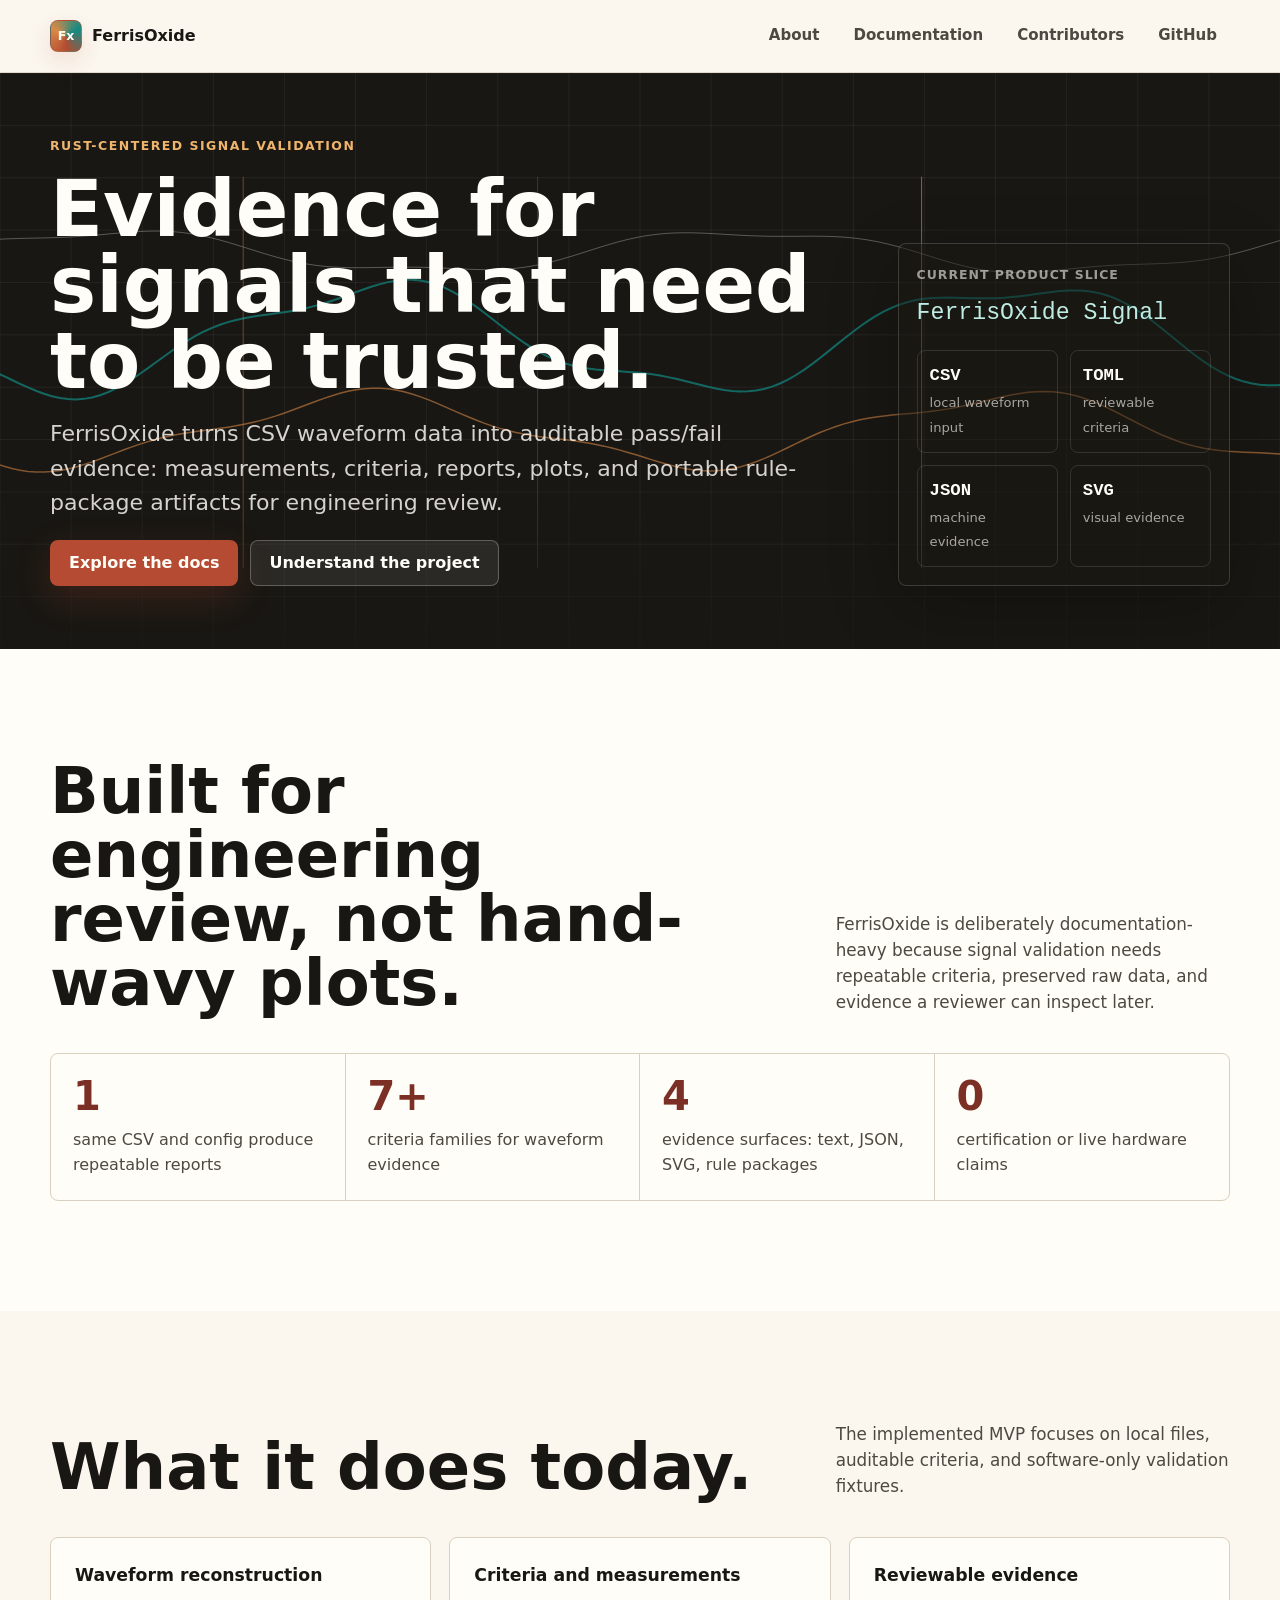
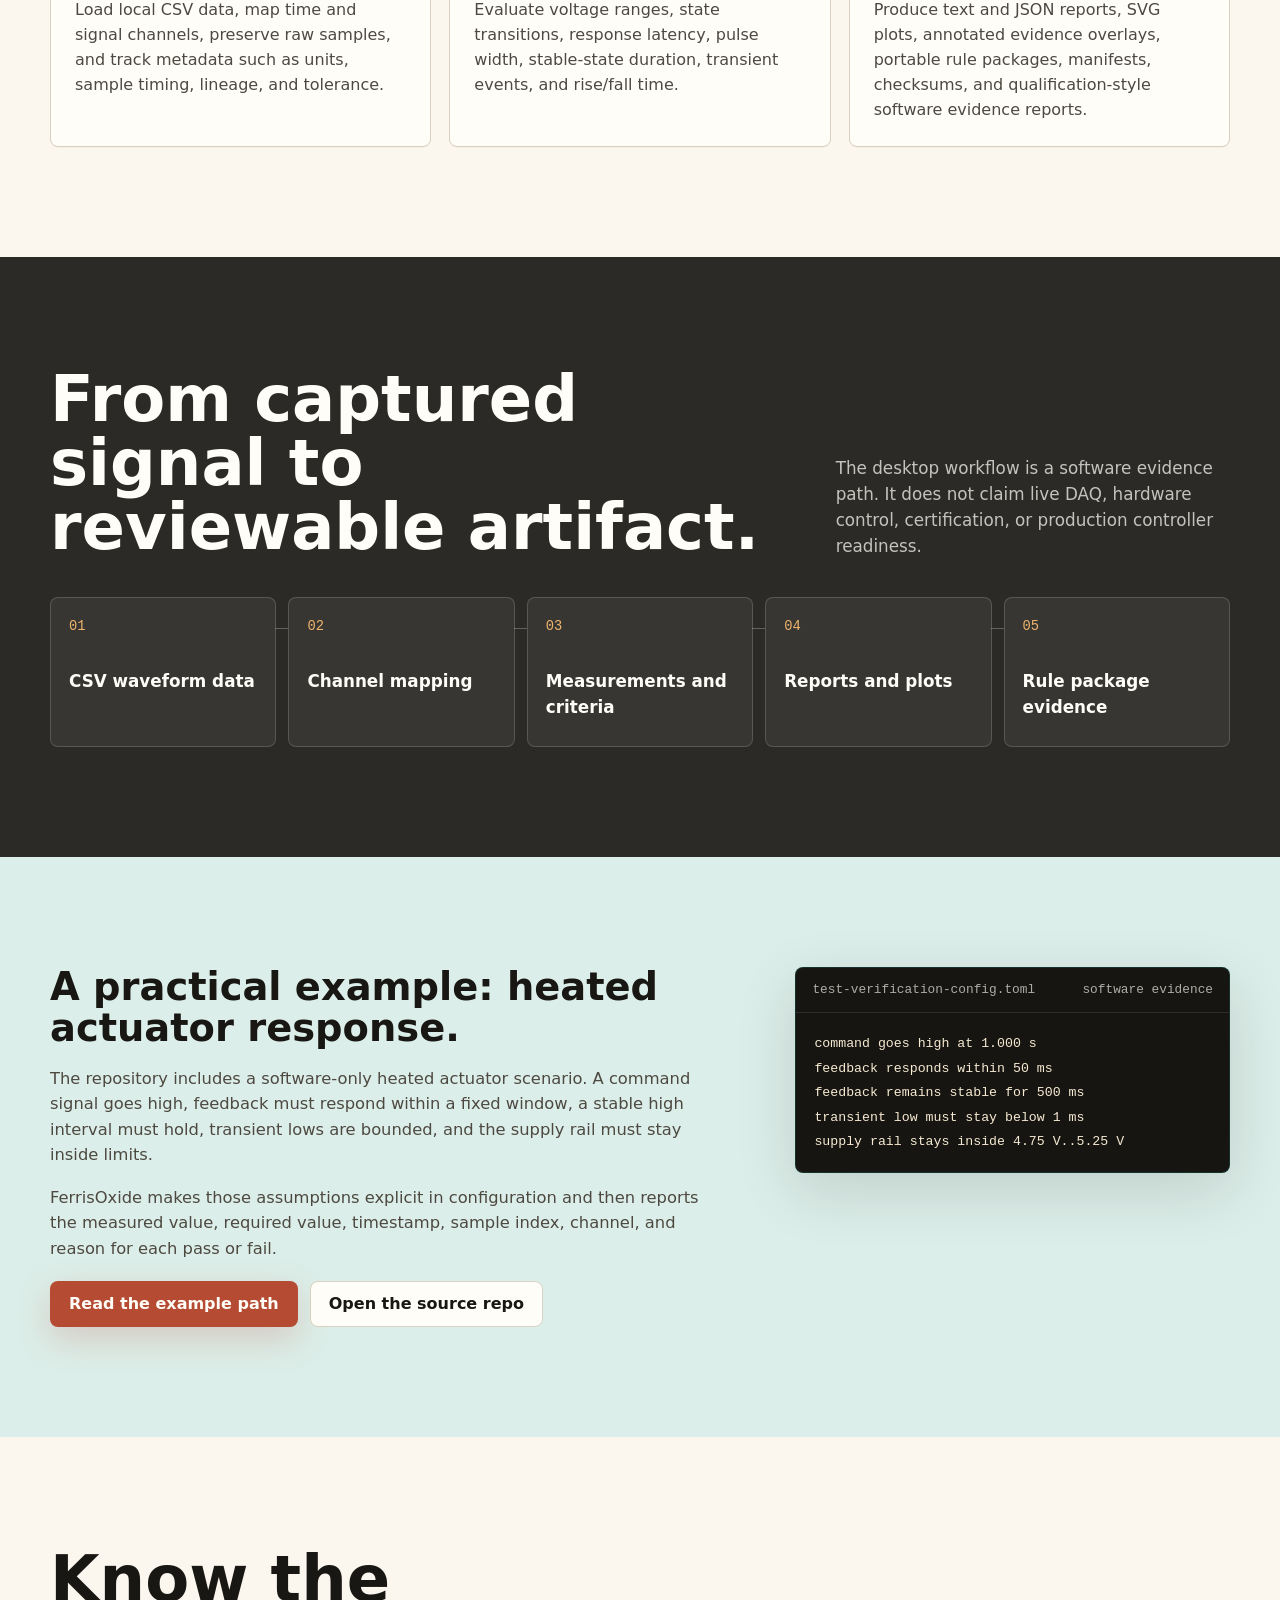
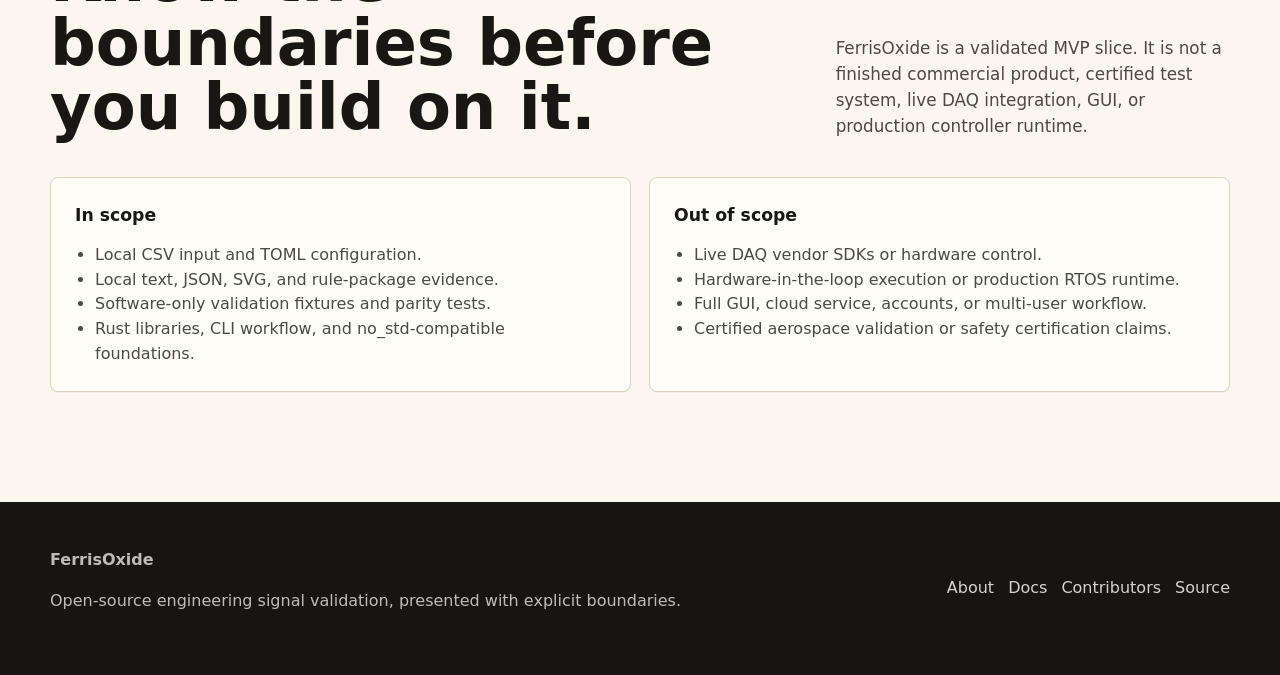
<file: index.html>
<!doctype html>
<html lang="en">
  <head>
    <meta charset="utf-8">
    <meta name="viewport" content="width=device-width, initial-scale=1">
    <meta
      name="description"
      content="FerrisOxide is a Rust-centered open-source workspace for engineering signal validation and auditable waveform evidence."
    >
    <title>FerrisOxide | Engineering signal validation</title>
    <link rel="stylesheet" href="./assets/styles.css">
  </head>
  <body>
    <header class="site-header">
      <div class="nav-shell">
        <a class="brand" href="./index.html" aria-label="FerrisOxide home">
          <span class="brand-mark" aria-hidden="true"></span>
          <span>FerrisOxide</span>
        </a>
        <button class="nav-toggle" type="button" data-nav-toggle aria-label="Toggle navigation" aria-expanded="false">
          <span></span>
        </button>
        <nav class="nav-links" aria-label="Primary navigation">
          <a href="./about.html">About</a>
          <a href="./docs.html">Documentation</a>
          <a href="./contributors.html">Contributors</a>
          <a href="https://github.com/kota-wilson/ferrisoxide">GitHub</a>
        </nav>
      </div>
    </header>

    <main>
      <section class="hero">
        <canvas class="hero-canvas" data-signal-canvas aria-hidden="true"></canvas>
        <div class="hero-content">
          <div>
            <p class="eyebrow">Rust-centered signal validation</p>
            <h1>Evidence for signals that need to be trusted.</h1>
            <p class="hero-lede">
              FerrisOxide turns CSV waveform data into auditable pass/fail evidence:
              measurements, criteria, reports, plots, and portable rule-package artifacts
              for engineering review.
            </p>
            <div class="hero-actions">
              <a class="button" href="./docs.html">Explore the docs</a>
              <a class="button secondary" href="./about.html">Understand the project</a>
            </div>
          </div>
          <aside class="hero-panel" aria-label="FerrisOxide status summary">
            <div class="signal-readout">
              <span class="readout-label">Current product slice</span>
              <p class="readout-main">FerrisOxide Signal</p>
              <div class="readout-grid">
                <div>
                  <strong>CSV</strong>
                  <span>local waveform input</span>
                </div>
                <div>
                  <strong>TOML</strong>
                  <span>reviewable criteria</span>
                </div>
                <div>
                  <strong>JSON</strong>
                  <span>machine evidence</span>
                </div>
                <div>
                  <strong>SVG</strong>
                  <span>visual evidence</span>
                </div>
              </div>
            </div>
          </aside>
        </div>
      </section>

      <section class="section alt">
        <div class="shell">
          <div class="section-heading">
            <h2>Built for engineering review, not hand-wavy plots.</h2>
            <p>
              FerrisOxide is deliberately documentation-heavy because signal validation
              needs repeatable criteria, preserved raw data, and evidence a reviewer can
              inspect later.
            </p>
          </div>
          <div class="metric-strip" aria-label="FerrisOxide capability highlights">
            <div class="metric">
              <strong>1</strong>
              <span>same CSV and config produce repeatable reports</span>
            </div>
            <div class="metric">
              <strong>7+</strong>
              <span>criteria families for waveform evidence</span>
            </div>
            <div class="metric">
              <strong>4</strong>
              <span>evidence surfaces: text, JSON, SVG, rule packages</span>
            </div>
            <div class="metric">
              <strong>0</strong>
              <span>certification or live hardware claims</span>
            </div>
          </div>
        </div>
      </section>

      <section class="section">
        <div class="shell">
          <div class="section-heading">
            <h2>What it does today.</h2>
            <p>
              The implemented MVP focuses on local files, auditable criteria, and
              software-only validation fixtures.
            </p>
          </div>
          <div class="grid three">
            <article class="card">
              <h3>Waveform reconstruction</h3>
              <p>
                Load local CSV data, map time and signal channels, preserve raw samples,
                and track metadata such as units, sample timing, lineage, and tolerance.
              </p>
            </article>
            <article class="card">
              <h3>Criteria and measurements</h3>
              <p>
                Evaluate voltage ranges, state transitions, response latency, pulse width,
                stable-state duration, transient events, and rise/fall time.
              </p>
            </article>
            <article class="card">
              <h3>Reviewable evidence</h3>
              <p>
                Produce text and JSON reports, SVG plots, annotated evidence overlays,
                portable rule packages, manifests, checksums, and qualification-style
                software evidence reports.
              </p>
            </article>
          </div>
        </div>
      </section>

      <section class="section dark">
        <div class="shell">
          <div class="section-heading">
            <h2>From captured signal to reviewable artifact.</h2>
            <p>
              The desktop workflow is a software evidence path. It does not claim live
              DAQ, hardware control, certification, or production controller readiness.
            </p>
          </div>
          <div class="flow" aria-label="FerrisOxide workflow">
            <div class="flow-step">
              <span>01</span>
              <strong>CSV waveform data</strong>
            </div>
            <div class="flow-step">
              <span>02</span>
              <strong>Channel mapping</strong>
            </div>
            <div class="flow-step">
              <span>03</span>
              <strong>Measurements and criteria</strong>
            </div>
            <div class="flow-step">
              <span>04</span>
              <strong>Reports and plots</strong>
            </div>
            <div class="flow-step">
              <span>05</span>
              <strong>Rule package evidence</strong>
            </div>
          </div>
        </div>
      </section>

      <section class="section mint">
        <div class="shell split">
          <div class="prose">
            <h2>A practical example: heated actuator response.</h2>
            <p>
              The repository includes a software-only heated actuator scenario. A command
              signal goes high, feedback must respond within a fixed window, a stable high
              interval must hold, transient lows are bounded, and the supply rail must stay
              inside limits.
            </p>
            <p>
              FerrisOxide makes those assumptions explicit in configuration and then
              reports the measured value, required value, timestamp, sample index, channel,
              and reason for each pass or fail.
            </p>
            <div class="section-actions">
              <a class="button" href="./docs.html#examples">Read the example path</a>
              <a class="button light" href="https://github.com/kota-wilson/ferrisoxide">Open the source repo</a>
            </div>
          </div>
          <div class="code-panel" aria-label="Example criteria snippet">
            <header>
              <span>test-verification-config.toml</span>
              <span>software evidence</span>
            </header>
            <pre><code>command goes high at 1.000 s
feedback responds within 50 ms
feedback remains stable for 500 ms
transient low must stay below 1 ms
supply rail stays inside 4.75 V..5.25 V</code></pre>
          </div>
        </div>
      </section>

      <section class="section">
        <div class="shell">
          <div class="section-heading">
            <h2>Know the boundaries before you build on it.</h2>
            <p>
              FerrisOxide is a validated MVP slice. It is not a finished commercial
              product, certified test system, live DAQ integration, GUI, or production
              controller runtime.
            </p>
          </div>
          <div class="grid two">
            <article class="card">
              <h3>In scope</h3>
              <ul>
                <li>Local CSV input and TOML configuration.</li>
                <li>Local text, JSON, SVG, and rule-package evidence.</li>
                <li>Software-only validation fixtures and parity tests.</li>
                <li>Rust libraries, CLI workflow, and no_std-compatible foundations.</li>
              </ul>
            </article>
            <article class="card">
              <h3>Out of scope</h3>
              <ul>
                <li>Live DAQ vendor SDKs or hardware control.</li>
                <li>Hardware-in-the-loop execution or production RTOS runtime.</li>
                <li>Full GUI, cloud service, accounts, or multi-user workflow.</li>
                <li>Certified aerospace validation or safety certification claims.</li>
              </ul>
            </article>
          </div>
        </div>
      </section>
    </main>

    <footer class="site-footer">
      <div class="shell footer-grid">
        <div>
          <strong>FerrisOxide</strong>
          <p>Open-source engineering signal validation, presented with explicit boundaries.</p>
        </div>
        <nav class="footer-links" aria-label="Footer navigation">
          <a href="./about.html">About</a>
          <a href="./docs.html">Docs</a>
          <a href="./contributors.html">Contributors</a>
          <a href="https://github.com/kota-wilson/ferrisoxide">Source</a>
        </nav>
      </div>
    </footer>
    <script src="./assets/site.js"></script>
  </body>
</html>
</file>
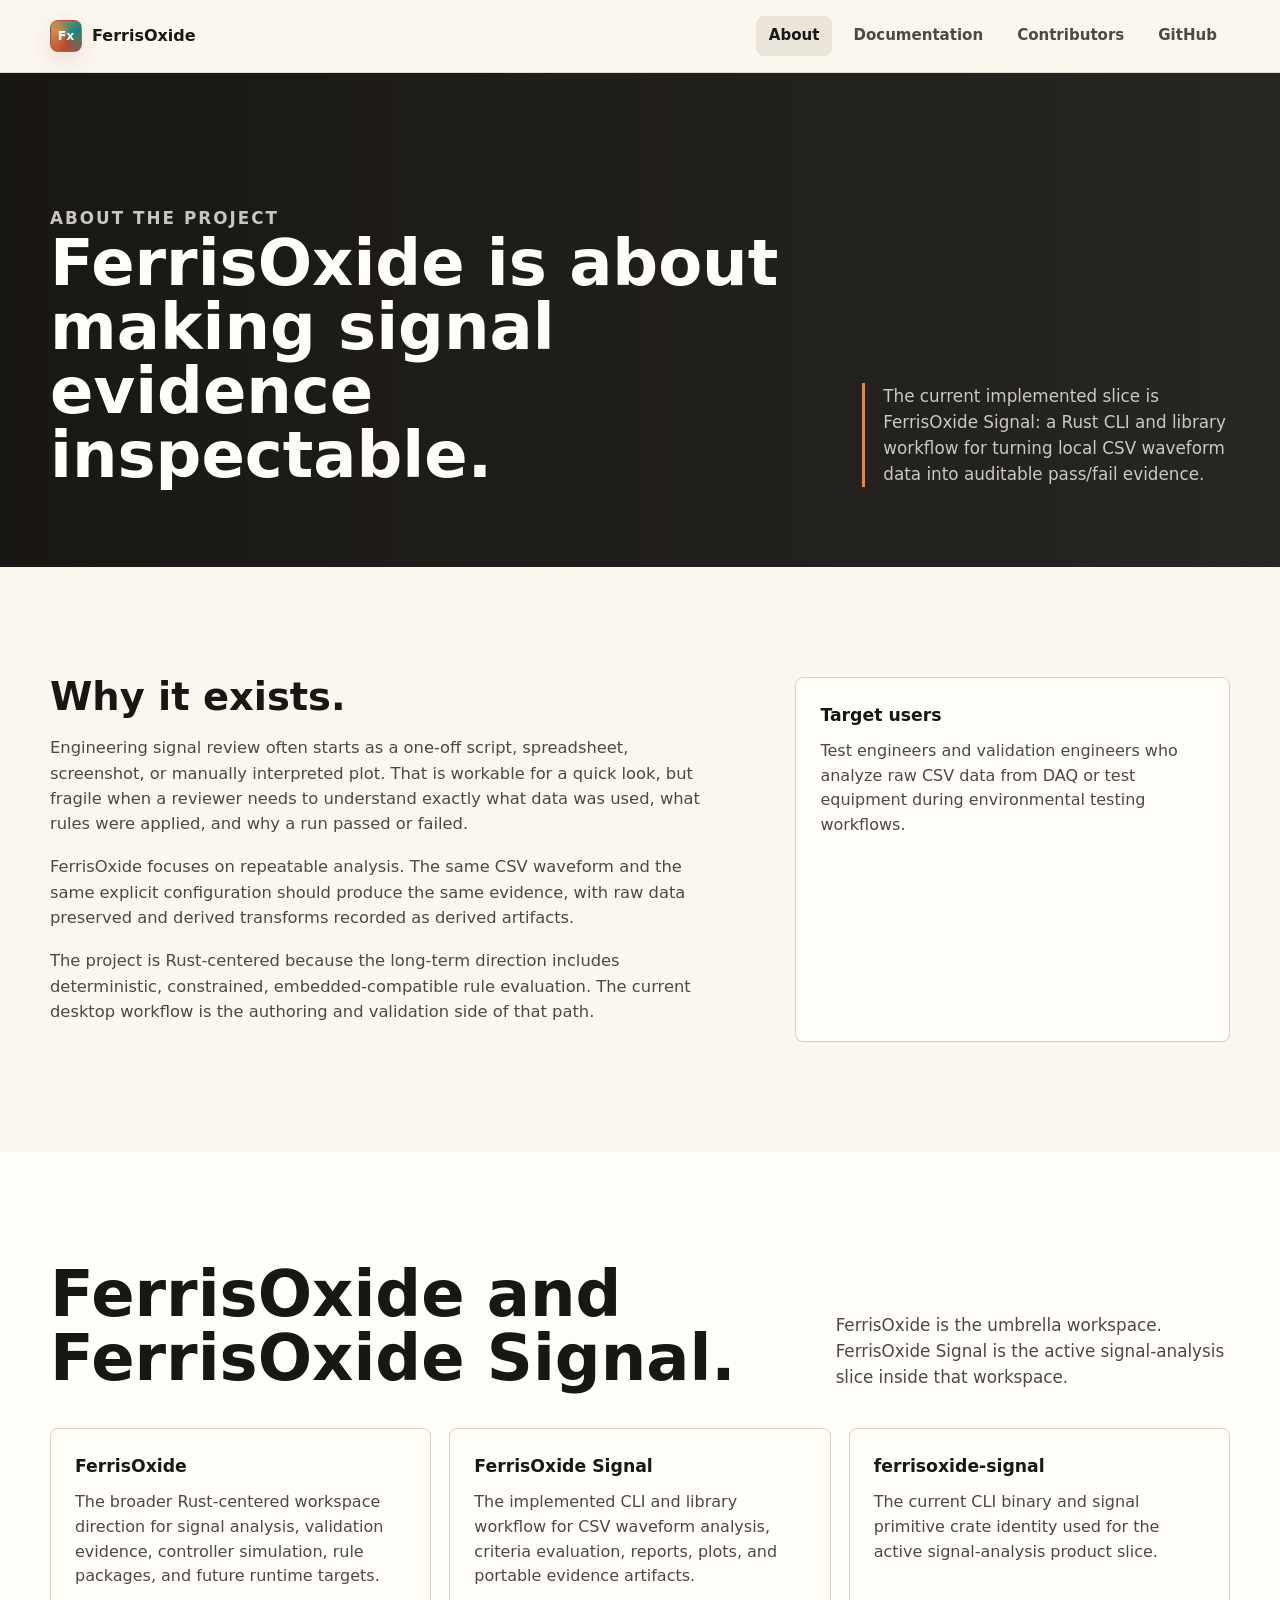
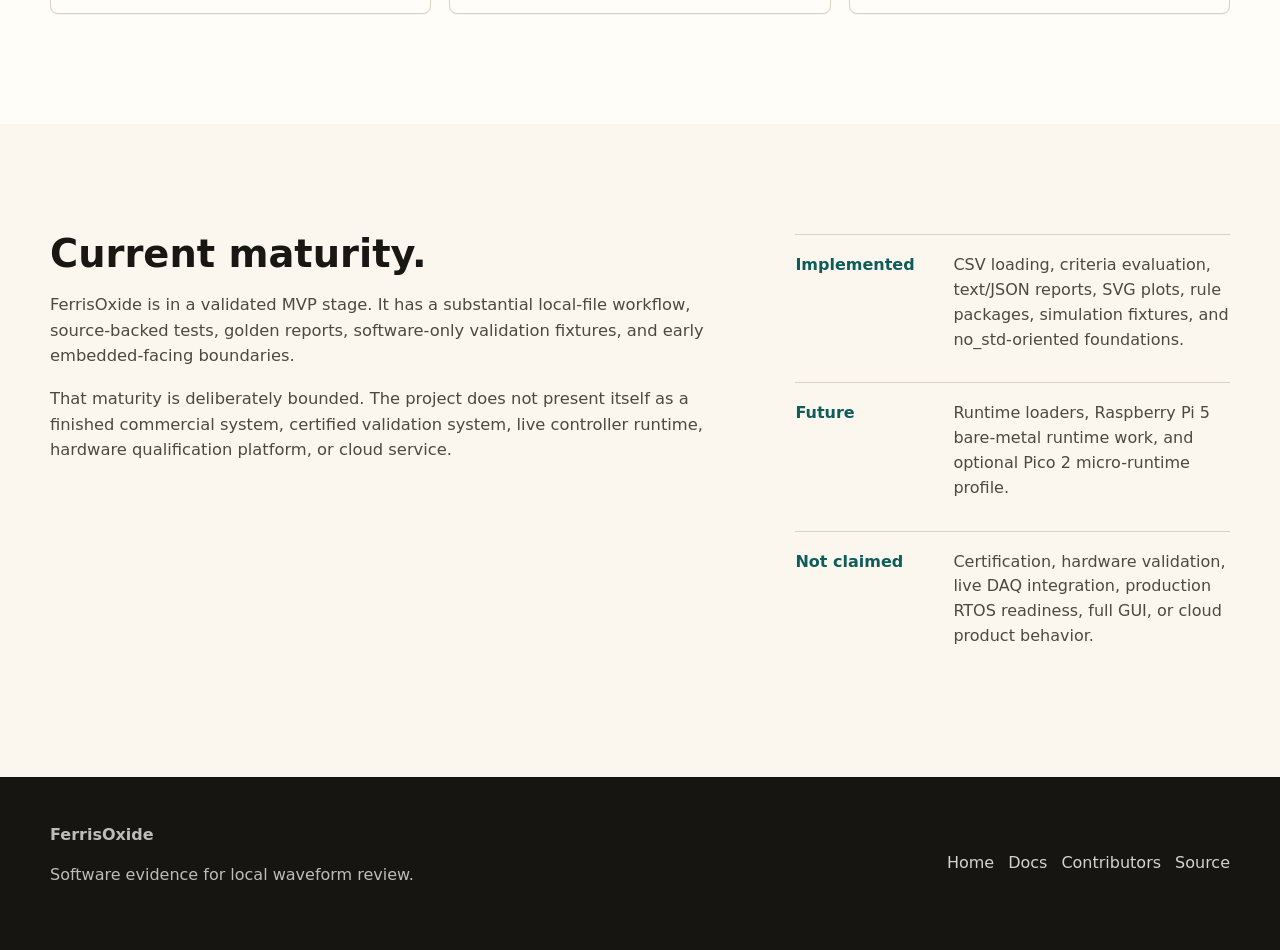
<file: about.html>
<!doctype html>
<html lang="en">
  <head>
    <meta charset="utf-8">
    <meta name="viewport" content="width=device-width, initial-scale=1">
    <meta
      name="description"
      content="About FerrisOxide, its current FerrisOxide Signal product slice, scope, maturity, and future direction."
    >
    <title>About | FerrisOxide</title>
    <link rel="stylesheet" href="./assets/styles.css">
  </head>
  <body>
    <header class="site-header">
      <div class="nav-shell">
        <a class="brand" href="./index.html" aria-label="FerrisOxide home">
          <span class="brand-mark" aria-hidden="true"></span>
          <span>FerrisOxide</span>
        </a>
        <button class="nav-toggle" type="button" data-nav-toggle aria-label="Toggle navigation" aria-expanded="false">
          <span></span>
        </button>
        <nav class="nav-links" aria-label="Primary navigation">
          <a href="./about.html" aria-current="page">About</a>
          <a href="./docs.html">Documentation</a>
          <a href="./contributors.html">Contributors</a>
          <a href="https://github.com/kota-wilson/ferrisoxide">GitHub</a>
        </nav>
      </div>
    </header>

    <main>
      <section class="page-hero">
        <div class="shell">
          <div>
            <p class="eyebrow">About the project</p>
            <h1>FerrisOxide is about making signal evidence inspectable.</h1>
          </div>
          <p class="page-hero-note">
            The current implemented slice is FerrisOxide Signal: a Rust CLI and library
            workflow for turning local CSV waveform data into auditable pass/fail evidence.
          </p>
        </div>
      </section>

      <section class="section">
        <div class="shell split">
          <div class="prose">
            <h2>Why it exists.</h2>
            <p>
              Engineering signal review often starts as a one-off script, spreadsheet,
              screenshot, or manually interpreted plot. That is workable for a quick
              look, but fragile when a reviewer needs to understand exactly what data was
              used, what rules were applied, and why a run passed or failed.
            </p>
            <p>
              FerrisOxide focuses on repeatable analysis. The same CSV waveform and the
              same explicit configuration should produce the same evidence, with raw data
              preserved and derived transforms recorded as derived artifacts.
            </p>
            <p>
              The project is Rust-centered because the long-term direction includes
              deterministic, constrained, embedded-compatible rule evaluation. The current
              desktop workflow is the authoring and validation side of that path.
            </p>
          </div>
          <aside class="card">
            <h3>Target users</h3>
            <p>
              Test engineers and validation engineers who analyze raw CSV data from DAQ
              or test equipment during environmental testing workflows.
            </p>
          </aside>
        </div>
      </section>

      <section class="section alt">
        <div class="shell">
          <div class="section-heading">
            <h2>FerrisOxide and FerrisOxide Signal.</h2>
            <p>
              FerrisOxide is the umbrella workspace. FerrisOxide Signal is the active
              signal-analysis slice inside that workspace.
            </p>
          </div>
          <div class="grid three">
            <article class="card">
              <h3>FerrisOxide</h3>
              <p>
                The broader Rust-centered workspace direction for signal analysis,
                validation evidence, controller simulation, rule packages, and future
                runtime targets.
              </p>
            </article>
            <article class="card">
              <h3>FerrisOxide Signal</h3>
              <p>
                The implemented CLI and library workflow for CSV waveform analysis,
                criteria evaluation, reports, plots, and portable evidence artifacts.
              </p>
            </article>
            <article class="card">
              <h3>ferrisoxide-signal</h3>
              <p>
                The current CLI binary and signal primitive crate identity used for the
                active signal-analysis product slice.
              </p>
            </article>
          </div>
        </div>
      </section>

      <section class="section">
        <div class="shell split">
          <div class="prose">
            <h2>Current maturity.</h2>
            <p>
              FerrisOxide is in a validated MVP stage. It has a substantial local-file
              workflow, source-backed tests, golden reports, software-only validation
              fixtures, and early embedded-facing boundaries.
            </p>
            <p>
              That maturity is deliberately bounded. The project does not present itself
              as a finished commercial system, certified validation system, live
              controller runtime, hardware qualification platform, or cloud service.
            </p>
          </div>
          <div class="status-list">
            <div class="status-row">
              <strong>Implemented</strong>
              <p>CSV loading, criteria evaluation, text/JSON reports, SVG plots, rule packages, simulation fixtures, and no_std-oriented foundations.</p>
            </div>
            <div class="status-row">
              <strong>Future</strong>
              <p>Runtime loaders, Raspberry Pi 5 bare-metal runtime work, and optional Pico 2 micro-runtime profile.</p>
            </div>
            <div class="status-row">
              <strong>Not claimed</strong>
              <p>Certification, hardware validation, live DAQ integration, production RTOS readiness, full GUI, or cloud product behavior.</p>
            </div>
          </div>
        </div>
      </section>
    </main>

    <footer class="site-footer">
      <div class="shell footer-grid">
        <div>
          <strong>FerrisOxide</strong>
          <p>Software evidence for local waveform review.</p>
        </div>
        <nav class="footer-links" aria-label="Footer navigation">
          <a href="./index.html">Home</a>
          <a href="./docs.html">Docs</a>
          <a href="./contributors.html">Contributors</a>
          <a href="https://github.com/kota-wilson/ferrisoxide">Source</a>
        </nav>
      </div>
    </footer>
    <script src="./assets/site.js"></script>
  </body>
</html>
</file>
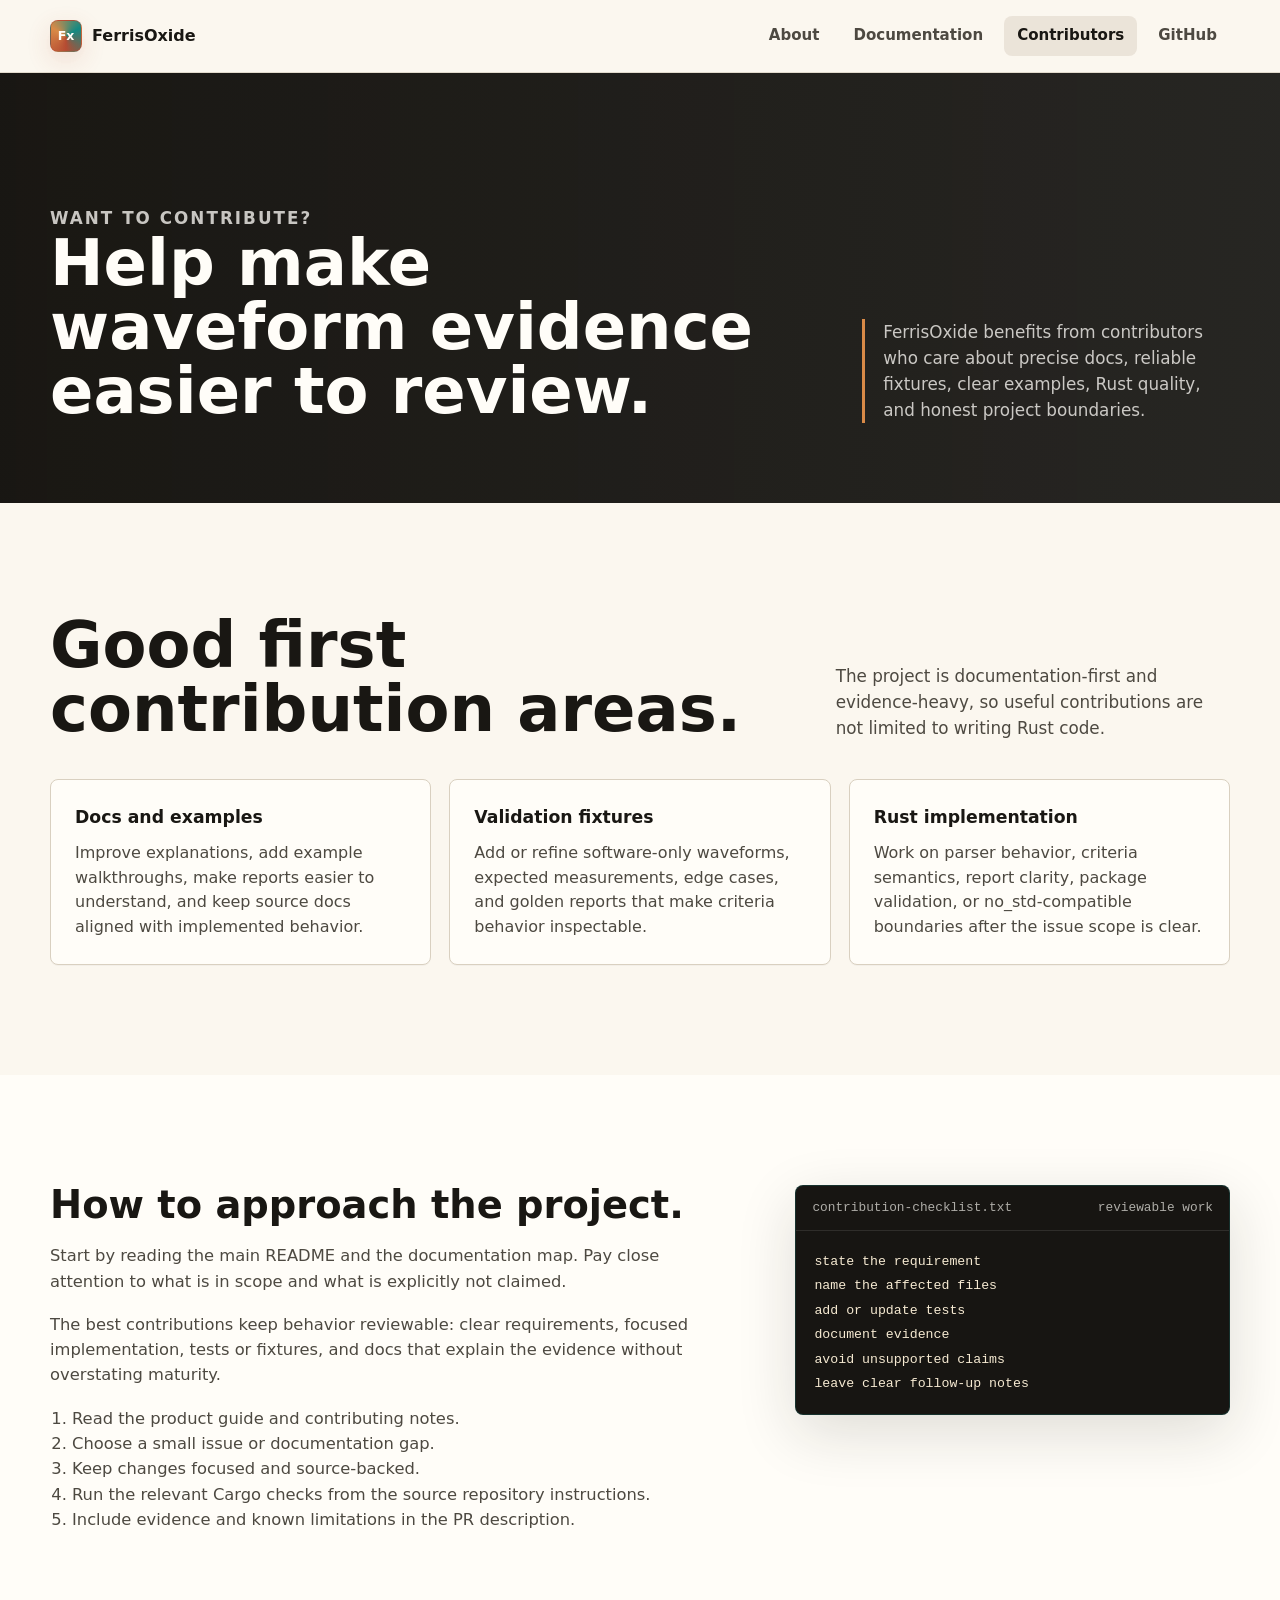
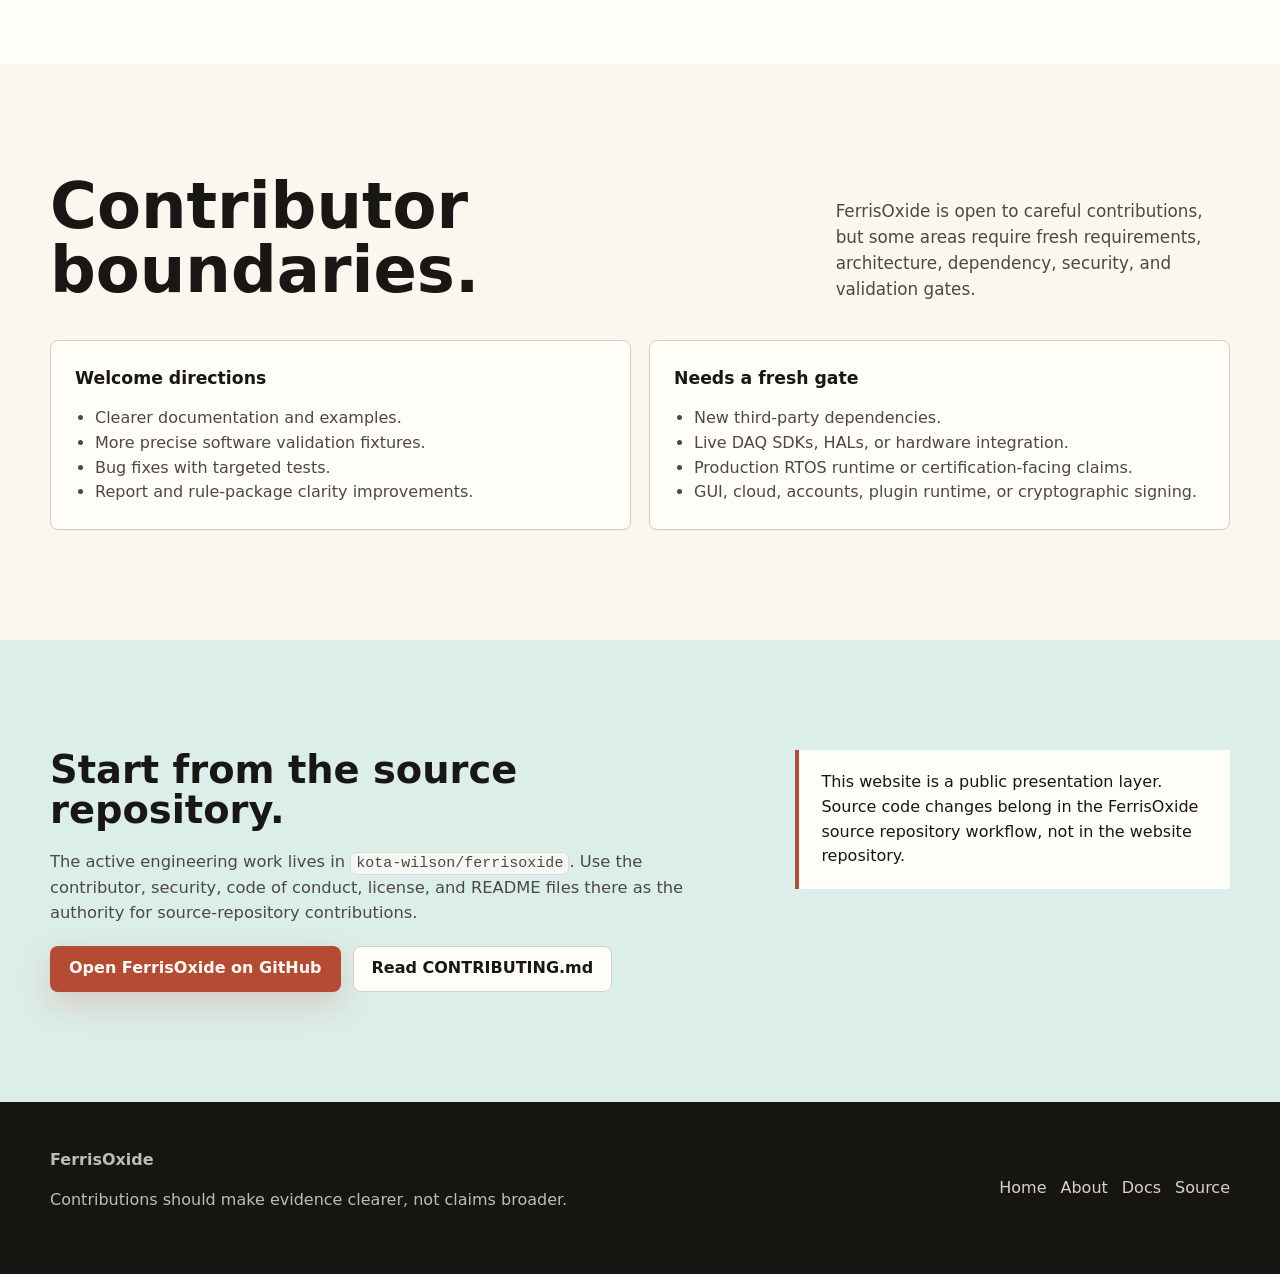
<file: contributors.html>
<!doctype html>
<html lang="en">
  <head>
    <meta charset="utf-8">
    <meta name="viewport" content="width=device-width, initial-scale=1">
    <meta
      name="description"
      content="Contributor guide for people interested in helping FerrisOxide with docs, tests, examples, validation evidence, and Rust implementation."
    >
    <title>Contributors | FerrisOxide</title>
    <link rel="stylesheet" href="./assets/styles.css">
  </head>
  <body>
    <header class="site-header">
      <div class="nav-shell">
        <a class="brand" href="./index.html" aria-label="FerrisOxide home">
          <span class="brand-mark" aria-hidden="true"></span>
          <span>FerrisOxide</span>
        </a>
        <button class="nav-toggle" type="button" data-nav-toggle aria-label="Toggle navigation" aria-expanded="false">
          <span></span>
        </button>
        <nav class="nav-links" aria-label="Primary navigation">
          <a href="./about.html">About</a>
          <a href="./docs.html">Documentation</a>
          <a href="./contributors.html" aria-current="page">Contributors</a>
          <a href="https://github.com/kota-wilson/ferrisoxide">GitHub</a>
        </nav>
      </div>
    </header>

    <main>
      <section class="page-hero">
        <div class="shell">
          <div>
            <p class="eyebrow">Want to contribute?</p>
            <h1>Help make waveform evidence easier to review.</h1>
          </div>
          <p class="page-hero-note">
            FerrisOxide benefits from contributors who care about precise docs, reliable
            fixtures, clear examples, Rust quality, and honest project boundaries.
          </p>
        </div>
      </section>

      <section class="section">
        <div class="shell">
          <div class="section-heading">
            <h2>Good first contribution areas.</h2>
            <p>
              The project is documentation-first and evidence-heavy, so useful
              contributions are not limited to writing Rust code.
            </p>
          </div>
          <div class="grid three">
            <article class="card">
              <h3>Docs and examples</h3>
              <p>
                Improve explanations, add example walkthroughs, make reports easier to
                understand, and keep source docs aligned with implemented behavior.
              </p>
            </article>
            <article class="card">
              <h3>Validation fixtures</h3>
              <p>
                Add or refine software-only waveforms, expected measurements, edge cases,
                and golden reports that make criteria behavior inspectable.
              </p>
            </article>
            <article class="card">
              <h3>Rust implementation</h3>
              <p>
                Work on parser behavior, criteria semantics, report clarity, package
                validation, or no_std-compatible boundaries after the issue scope is clear.
              </p>
            </article>
          </div>
        </div>
      </section>

      <section class="section alt">
        <div class="shell split">
          <div class="prose">
            <h2>How to approach the project.</h2>
            <p>
              Start by reading the main README and the documentation map. Pay close
              attention to what is in scope and what is explicitly not claimed.
            </p>
            <p>
              The best contributions keep behavior reviewable: clear requirements,
              focused implementation, tests or fixtures, and docs that explain the
              evidence without overstating maturity.
            </p>
            <ol>
              <li>Read the product guide and contributing notes.</li>
              <li>Choose a small issue or documentation gap.</li>
              <li>Keep changes focused and source-backed.</li>
              <li>Run the relevant Cargo checks from the source repository instructions.</li>
              <li>Include evidence and known limitations in the PR description.</li>
            </ol>
          </div>
          <div class="code-panel" aria-label="Contributor mindset">
            <header>
              <span>contribution-checklist.txt</span>
              <span>reviewable work</span>
            </header>
            <pre><code>state the requirement
name the affected files
add or update tests
document evidence
avoid unsupported claims
leave clear follow-up notes</code></pre>
          </div>
        </div>
      </section>

      <section class="section">
        <div class="shell">
          <div class="section-heading">
            <h2>Contributor boundaries.</h2>
            <p>
              FerrisOxide is open to careful contributions, but some areas require fresh
              requirements, architecture, dependency, security, and validation gates.
            </p>
          </div>
          <div class="grid two">
            <article class="card">
              <h3>Welcome directions</h3>
              <ul>
                <li>Clearer documentation and examples.</li>
                <li>More precise software validation fixtures.</li>
                <li>Bug fixes with targeted tests.</li>
                <li>Report and rule-package clarity improvements.</li>
              </ul>
            </article>
            <article class="card">
              <h3>Needs a fresh gate</h3>
              <ul>
                <li>New third-party dependencies.</li>
                <li>Live DAQ SDKs, HALs, or hardware integration.</li>
                <li>Production RTOS runtime or certification-facing claims.</li>
                <li>GUI, cloud, accounts, plugin runtime, or cryptographic signing.</li>
              </ul>
            </article>
          </div>
        </div>
      </section>

      <section class="section mint">
        <div class="shell split">
          <div class="prose">
            <h2>Start from the source repository.</h2>
            <p>
              The active engineering work lives in <code>kota-wilson/ferrisoxide</code>.
              Use the contributor, security, code of conduct, license, and README files
              there as the authority for source-repository contributions.
            </p>
            <div class="section-actions">
              <a class="button" href="https://github.com/kota-wilson/ferrisoxide">Open FerrisOxide on GitHub</a>
              <a class="button light" href="https://github.com/kota-wilson/ferrisoxide/blob/main/CONTRIBUTING.md">Read CONTRIBUTING.md</a>
            </div>
          </div>
          <div class="callout">
            <p>
              This website is a public presentation layer. Source code changes belong in
              the FerrisOxide source repository workflow, not in the website repository.
            </p>
          </div>
        </div>
      </section>
    </main>

    <footer class="site-footer">
      <div class="shell footer-grid">
        <div>
          <strong>FerrisOxide</strong>
          <p>Contributions should make evidence clearer, not claims broader.</p>
        </div>
        <nav class="footer-links" aria-label="Footer navigation">
          <a href="./index.html">Home</a>
          <a href="./about.html">About</a>
          <a href="./docs.html">Docs</a>
          <a href="https://github.com/kota-wilson/ferrisoxide">Source</a>
        </nav>
      </div>
    </footer>
    <script src="./assets/site.js"></script>
  </body>
</html>
</file>
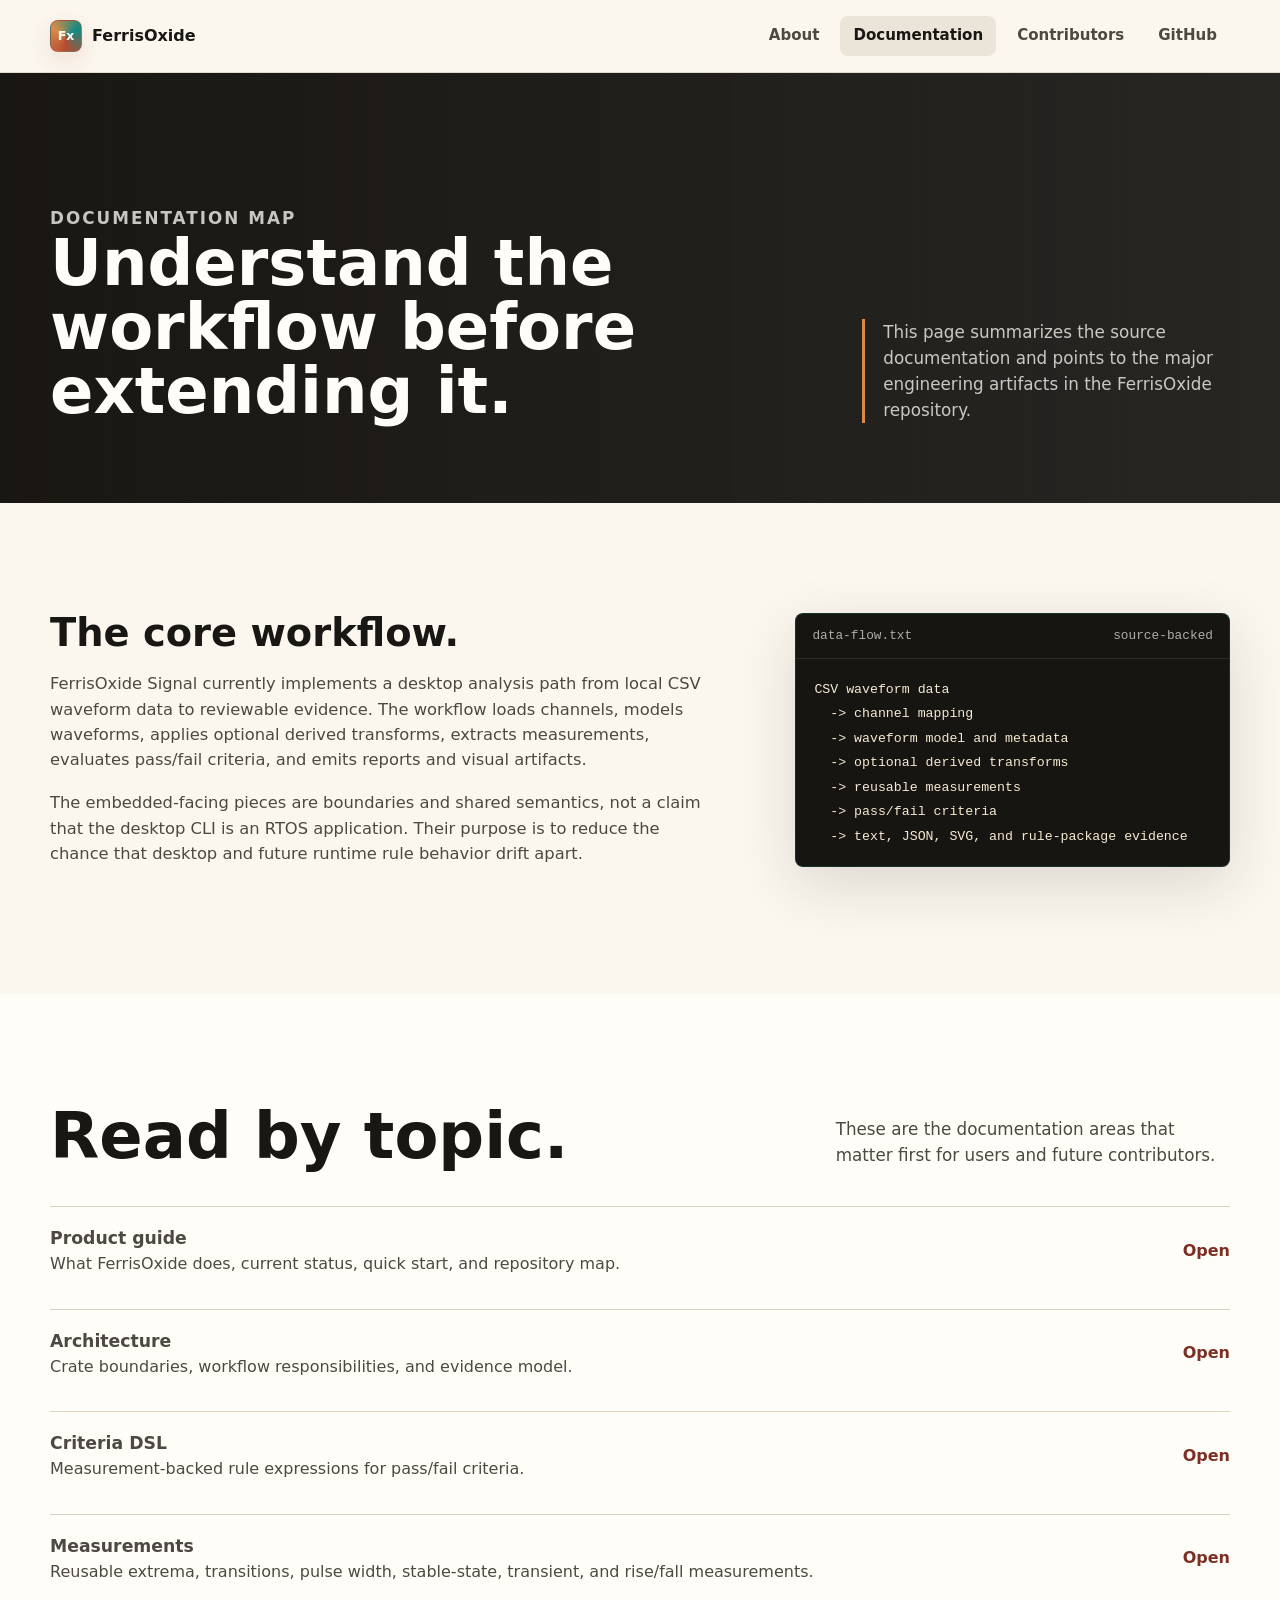
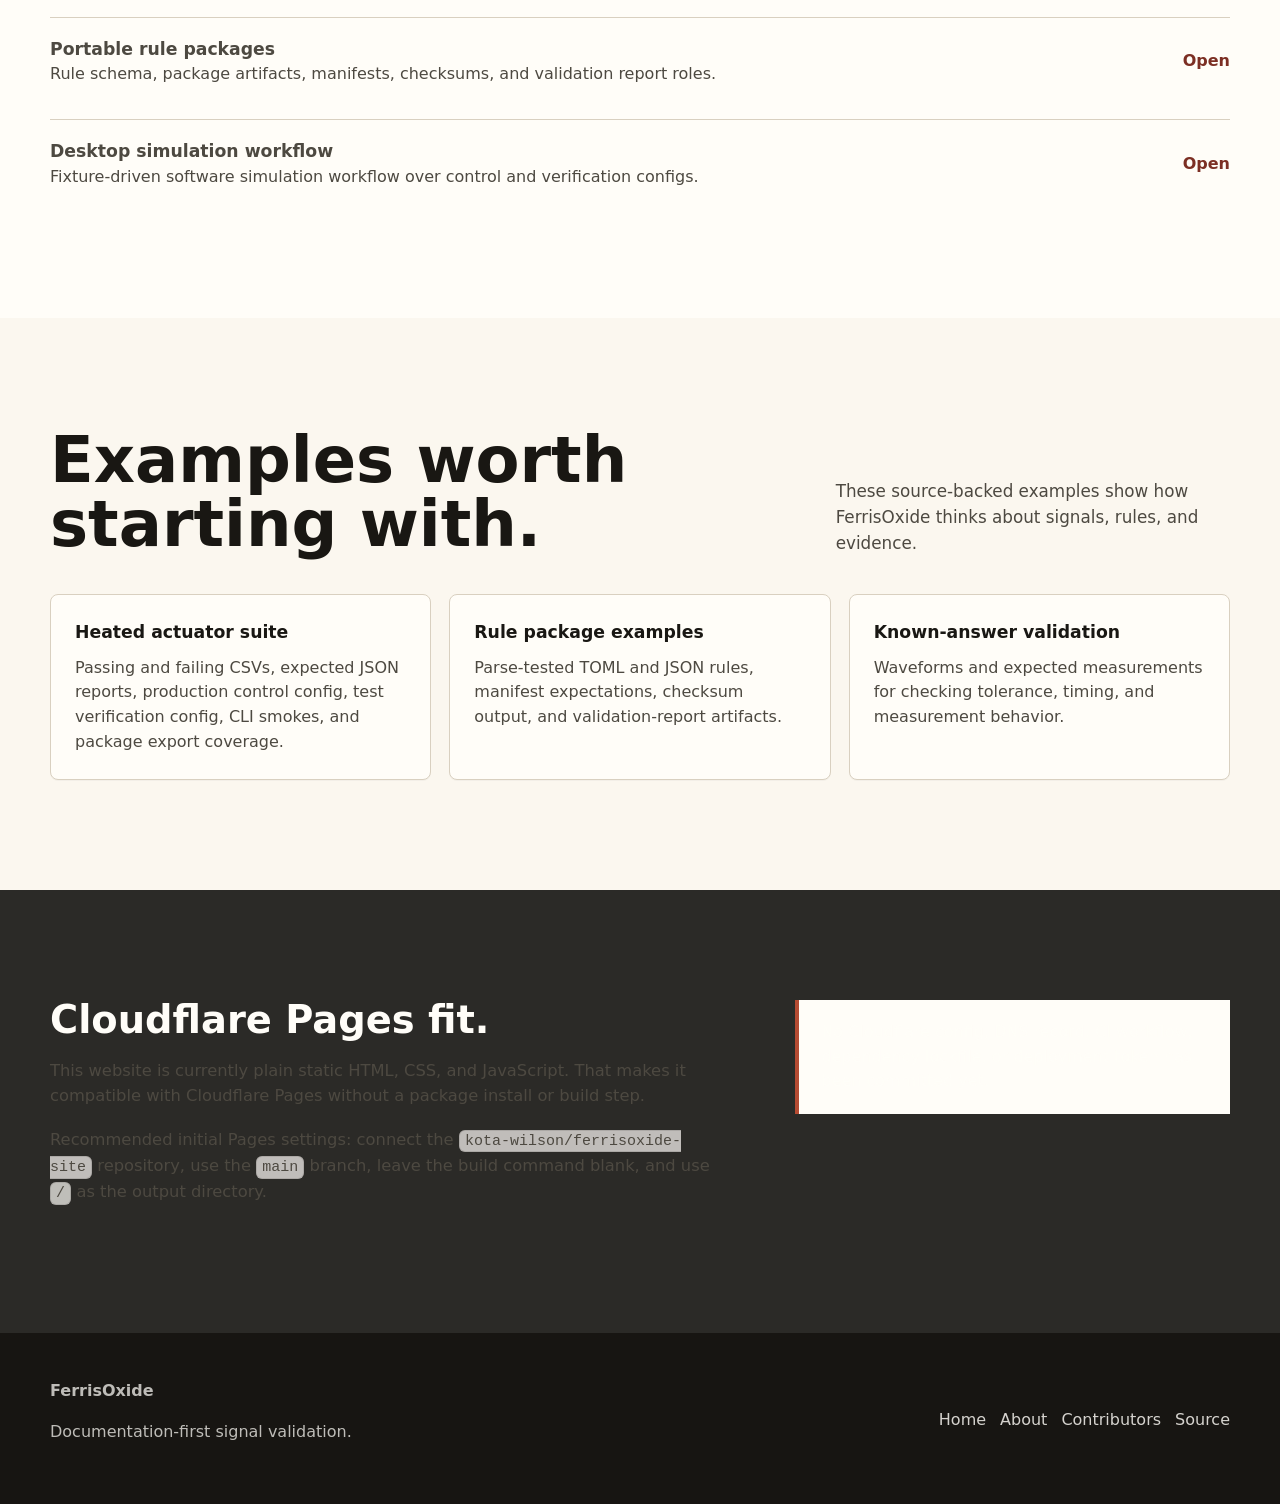
<file: docs.html>
<!doctype html>
<html lang="en">
  <head>
    <meta charset="utf-8">
    <meta name="viewport" content="width=device-width, initial-scale=1">
    <meta
      name="description"
      content="FerrisOxide documentation overview covering workflow, reports, criteria, rule packages, examples, and project boundaries."
    >
    <title>Documentation | FerrisOxide</title>
    <link rel="stylesheet" href="./assets/styles.css">
  </head>
  <body>
    <header class="site-header">
      <div class="nav-shell">
        <a class="brand" href="./index.html" aria-label="FerrisOxide home">
          <span class="brand-mark" aria-hidden="true"></span>
          <span>FerrisOxide</span>
        </a>
        <button class="nav-toggle" type="button" data-nav-toggle aria-label="Toggle navigation" aria-expanded="false">
          <span></span>
        </button>
        <nav class="nav-links" aria-label="Primary navigation">
          <a href="./about.html">About</a>
          <a href="./docs.html" aria-current="page">Documentation</a>
          <a href="./contributors.html">Contributors</a>
          <a href="https://github.com/kota-wilson/ferrisoxide">GitHub</a>
        </nav>
      </div>
    </header>

    <main>
      <section class="page-hero">
        <div class="shell">
          <div>
            <p class="eyebrow">Documentation map</p>
            <h1>Understand the workflow before extending it.</h1>
          </div>
          <p class="page-hero-note">
            This page summarizes the source documentation and points to the major
            engineering artifacts in the FerrisOxide repository.
          </p>
        </div>
      </section>

      <section class="section">
        <div class="shell split">
          <div class="prose">
            <h2>The core workflow.</h2>
            <p>
              FerrisOxide Signal currently implements a desktop analysis path from local
              CSV waveform data to reviewable evidence. The workflow loads channels,
              models waveforms, applies optional derived transforms, extracts
              measurements, evaluates pass/fail criteria, and emits reports and visual
              artifacts.
            </p>
            <p>
              The embedded-facing pieces are boundaries and shared semantics, not a claim
              that the desktop CLI is an RTOS application. Their purpose is to reduce the
              chance that desktop and future runtime rule behavior drift apart.
            </p>
          </div>
          <div class="code-panel" aria-label="FerrisOxide data flow">
            <header>
              <span>data-flow.txt</span>
              <span>source-backed</span>
            </header>
            <pre><code>CSV waveform data
  -> channel mapping
  -> waveform model and metadata
  -> optional derived transforms
  -> reusable measurements
  -> pass/fail criteria
  -> text, JSON, SVG, and rule-package evidence</code></pre>
          </div>
        </div>
      </section>

      <section class="section alt">
        <div class="shell">
          <div class="section-heading">
            <h2>Read by topic.</h2>
            <p>
              These are the documentation areas that matter first for users and future
              contributors.
            </p>
          </div>
          <div class="doc-list">
            <a class="doc-link" href="https://github.com/kota-wilson/ferrisoxide/blob/main/README.md">
              <span>
                <strong>Product guide</strong>
                <span>What FerrisOxide does, current status, quick start, and repository map.</span>
              </span>
              <em>Open</em>
            </a>
            <a class="doc-link" href="https://github.com/kota-wilson/ferrisoxide/blob/main/docs/architecture.md">
              <span>
                <strong>Architecture</strong>
                <span>Crate boundaries, workflow responsibilities, and evidence model.</span>
              </span>
              <em>Open</em>
            </a>
            <a class="doc-link" href="https://github.com/kota-wilson/ferrisoxide/blob/main/docs/criteria-dsl.md">
              <span>
                <strong>Criteria DSL</strong>
                <span>Measurement-backed rule expressions for pass/fail criteria.</span>
              </span>
              <em>Open</em>
            </a>
            <a class="doc-link" href="https://github.com/kota-wilson/ferrisoxide/blob/main/docs/measurements.md">
              <span>
                <strong>Measurements</strong>
                <span>Reusable extrema, transitions, pulse width, stable-state, transient, and rise/fall measurements.</span>
              </span>
              <em>Open</em>
            </a>
            <a class="doc-link" href="https://github.com/kota-wilson/ferrisoxide/blob/main/docs/rule-package-format.md">
              <span>
                <strong>Portable rule packages</strong>
                <span>Rule schema, package artifacts, manifests, checksums, and validation report roles.</span>
              </span>
              <em>Open</em>
            </a>
            <a class="doc-link" href="https://github.com/kota-wilson/ferrisoxide/blob/main/docs/desktop-simulation-workflow.md">
              <span>
                <strong>Desktop simulation workflow</strong>
                <span>Fixture-driven software simulation workflow over control and verification configs.</span>
              </span>
              <em>Open</em>
            </a>
          </div>
        </div>
      </section>

      <section class="section" id="examples">
        <div class="shell">
          <div class="section-heading">
            <h2>Examples worth starting with.</h2>
            <p>
              These source-backed examples show how FerrisOxide thinks about signals,
              rules, and evidence.
            </p>
          </div>
          <div class="grid three">
            <article class="card">
              <h3>Heated actuator suite</h3>
              <p>
                Passing and failing CSVs, expected JSON reports, production control config,
                test verification config, CLI smokes, and package export coverage.
              </p>
            </article>
            <article class="card">
              <h3>Rule package examples</h3>
              <p>
                Parse-tested TOML and JSON rules, manifest expectations, checksum output,
                and validation-report artifacts.
              </p>
            </article>
            <article class="card">
              <h3>Known-answer validation</h3>
              <p>
                Waveforms and expected measurements for checking tolerance, timing, and
                measurement behavior.
              </p>
            </article>
          </div>
        </div>
      </section>

      <section class="section dark">
        <div class="shell split">
          <div class="prose">
            <h2>Cloudflare Pages fit.</h2>
            <p>
              This website is currently plain static HTML, CSS, and JavaScript. That makes
              it compatible with Cloudflare Pages without a package install or build step.
            </p>
            <p>
              Recommended initial Pages settings: connect the
              <code>kota-wilson/ferrisoxide-site</code> repository, use the
              <code>main</code> branch, leave the build command blank, and use
              <code>/</code> as the output directory.
            </p>
          </div>
          <div class="callout">
            <p>
              No Cloudflare config, DNS record, CI workflow, dependency lockfile, or
              deployment token has been committed yet.
            </p>
          </div>
        </div>
      </section>
    </main>

    <footer class="site-footer">
      <div class="shell footer-grid">
        <div>
          <strong>FerrisOxide</strong>
          <p>Documentation-first signal validation.</p>
        </div>
        <nav class="footer-links" aria-label="Footer navigation">
          <a href="./index.html">Home</a>
          <a href="./about.html">About</a>
          <a href="./contributors.html">Contributors</a>
          <a href="https://github.com/kota-wilson/ferrisoxide">Source</a>
        </nav>
      </div>
    </footer>
    <script src="./assets/site.js"></script>
  </body>
</html>
</file>
<file: assets/styles.css>
:root {
  color-scheme: light;
  --ink: #191713;
  --ink-soft: #4d4941;
  --paper: #fbf7ef;
  --paper-strong: #fffdf8;
  --line: #d9d0c0;
  --oxide: #b54b32;
  --oxide-dark: #7c2f24;
  --copper: #d98a47;
  --signal: #138a83;
  --signal-dark: #0f5d59;
  --graphite: #2b2a27;
  --mint: #dceee9;
  --shadow: 0 18px 60px rgba(31, 25, 18, 0.14);
  --max: 1180px;
  --radius: 8px;
}

* {
  box-sizing: border-box;
}

html {
  scroll-behavior: smooth;
}

body {
  margin: 0;
  font-family:
    Inter, ui-sans-serif, system-ui, -apple-system, BlinkMacSystemFont, "Segoe UI",
    sans-serif;
  color: var(--ink);
  background: var(--paper);
  line-height: 1.55;
}

body.nav-open {
  overflow: hidden;
}

a {
  color: inherit;
}

.site-header {
  position: sticky;
  top: 0;
  z-index: 20;
  border-bottom: 1px solid rgba(217, 208, 192, 0.72);
  background: rgba(251, 247, 239, 0.92);
  backdrop-filter: blur(18px);
}

.nav-shell {
  width: min(var(--max), calc(100% - 32px));
  margin: 0 auto;
  min-height: 72px;
  display: flex;
  align-items: center;
  justify-content: space-between;
  gap: 24px;
}

.brand {
  display: inline-flex;
  align-items: center;
  gap: 10px;
  font-weight: 800;
  text-decoration: none;
  letter-spacing: 0;
}

.brand-mark {
  width: 32px;
  height: 32px;
  display: inline-grid;
  place-items: center;
  border: 1px solid rgba(181, 75, 50, 0.45);
  border-radius: 8px;
  background: conic-gradient(
    from 180deg,
    var(--oxide),
    var(--copper),
    var(--signal),
    var(--oxide)
  );
  color: var(--paper-strong);
  font-size: 0;
  box-shadow: 0 8px 24px rgba(181, 75, 50, 0.16);
}

.brand-mark::before {
  content: "Fx";
  font-size: 0.78rem;
  font-weight: 900;
  letter-spacing: 0;
}

.nav-links {
  display: flex;
  align-items: center;
  gap: 8px;
}

.nav-links a {
  min-height: 40px;
  display: inline-flex;
  align-items: center;
  padding: 0 13px;
  border-radius: 8px;
  color: var(--ink-soft);
  font-size: 0.94rem;
  font-weight: 650;
  text-decoration: none;
}

.nav-links a:hover,
.nav-links a:focus-visible,
.nav-links a[aria-current="page"] {
  color: var(--ink);
  background: rgba(217, 208, 192, 0.48);
  outline: none;
}

.nav-toggle {
  display: none;
  width: 44px;
  height: 44px;
  border: 1px solid var(--line);
  border-radius: 8px;
  background: var(--paper-strong);
  color: var(--ink);
  font: inherit;
}

.nav-toggle span,
.nav-toggle::before,
.nav-toggle::after {
  content: "";
  display: block;
  width: 18px;
  height: 2px;
  margin: 4px auto;
  background: currentColor;
}

.hero {
  position: relative;
  min-height: min(64svh, 640px);
  overflow: hidden;
  background:
    linear-gradient(90deg, rgba(25, 23, 19, 0.92), rgba(25, 23, 19, 0.65)),
    #191713;
  color: var(--paper-strong);
}

.hero-canvas {
  position: absolute;
  inset: 0;
  width: 100%;
  height: 100%;
  opacity: 0.8;
}

.hero::after {
  content: "";
  position: absolute;
  inset: auto 0 0;
  height: 34%;
  background: linear-gradient(0deg, rgba(25, 23, 19, 0.72), transparent);
  pointer-events: none;
}

.hero-content {
  position: relative;
  z-index: 1;
  width: min(var(--max), calc(100% - 32px));
  margin: 0 auto;
  padding: clamp(42px, 7vh, 76px) 0 clamp(28px, 4vh, 46px);
  display: grid;
  grid-template-columns: minmax(0, 1.05fr) minmax(280px, 0.45fr);
  gap: clamp(28px, 6vw, 72px);
  align-items: end;
}

.eyebrow {
  margin: 0 0 16px;
  color: #f0b56d;
  font-size: 0.78rem;
  font-weight: 800;
  letter-spacing: 0.12em;
  text-transform: uppercase;
}

h1,
h2,
h3,
p {
  overflow-wrap: anywhere;
}

h1 {
  max-width: 880px;
  margin: 0;
  font-size: clamp(2.8rem, 6.2vw, 4.85rem);
  line-height: 0.98;
  letter-spacing: 0;
}

.hero-lede {
  max-width: 760px;
  margin: 18px 0 0;
  color: rgba(255, 253, 248, 0.82);
  font-size: clamp(1.08rem, 2vw, 1.38rem);
}

.hero-actions,
.section-actions {
  display: flex;
  flex-wrap: wrap;
  gap: 12px;
  margin-top: 20px;
}

.button {
  min-height: 46px;
  display: inline-flex;
  align-items: center;
  justify-content: center;
  gap: 10px;
  padding: 0 18px;
  border: 1px solid transparent;
  border-radius: 8px;
  background: var(--oxide);
  color: var(--paper-strong);
  font-weight: 800;
  text-decoration: none;
  box-shadow: 0 12px 34px rgba(181, 75, 50, 0.22);
}

.button:hover,
.button:focus-visible {
  background: var(--oxide-dark);
  outline: none;
}

.button.secondary {
  background: rgba(255, 253, 248, 0.08);
  border-color: rgba(255, 253, 248, 0.25);
  color: var(--paper-strong);
  box-shadow: none;
}

.button.secondary:hover,
.button.secondary:focus-visible {
  background: rgba(255, 253, 248, 0.16);
}

.button.light {
  background: var(--paper-strong);
  color: var(--ink);
  border-color: var(--line);
  box-shadow: none;
}

.hero-panel {
  align-self: stretch;
  display: grid;
  align-content: end;
  gap: 16px;
}

.signal-readout {
  border: 1px solid rgba(255, 253, 248, 0.16);
  border-radius: var(--radius);
  padding: 18px;
  background: rgba(25, 23, 19, 0.48);
  box-shadow: 0 22px 70px rgba(0, 0, 0, 0.24);
}

.readout-label {
  color: rgba(255, 253, 248, 0.58);
  font-size: 0.78rem;
  font-weight: 750;
  text-transform: uppercase;
  letter-spacing: 0.08em;
}

.readout-main {
  margin: 10px 0 0;
  font-family: ui-monospace, SFMono-Regular, Menlo, Consolas, monospace;
  font-size: clamp(1.18rem, 2vw, 1.45rem);
  color: #bfece4;
}

.readout-grid {
  display: grid;
  grid-template-columns: repeat(2, 1fr);
  gap: 12px;
  margin-top: 18px;
}

.readout-grid div {
  min-height: 78px;
  border: 1px solid rgba(255, 253, 248, 0.12);
  border-radius: 8px;
  padding: 12px;
}

.readout-grid strong {
  display: block;
  color: var(--paper-strong);
  font-family: ui-monospace, SFMono-Regular, Menlo, Consolas, monospace;
  font-size: 1.08rem;
}

.readout-grid span {
  color: rgba(255, 253, 248, 0.62);
  font-size: 0.82rem;
}

.section {
  padding: clamp(64px, 10vw, 110px) 0;
}

.section.compact {
  padding: clamp(44px, 8vw, 72px) 0;
}

.section.alt {
  background: var(--paper-strong);
}

.section.dark {
  background: var(--graphite);
  color: var(--paper-strong);
}

.section.mint {
  background: var(--mint);
}

.shell {
  width: min(var(--max), calc(100% - 32px));
  margin: 0 auto;
}

.section-heading {
  display: grid;
  grid-template-columns: minmax(0, 0.76fr) minmax(260px, 0.42fr);
  gap: clamp(28px, 6vw, 72px);
  align-items: end;
  margin-bottom: 38px;
}

.section-heading h2,
.page-hero h1 {
  margin: 0;
  font-size: clamp(2.05rem, 5vw, 4.4rem);
  line-height: 1;
  letter-spacing: 0;
}

.section-heading p,
.page-hero p {
  margin: 0;
  color: var(--ink-soft);
  font-size: 1.05rem;
}

.dark .section-heading p,
.dark p,
.dark .muted {
  color: rgba(255, 253, 248, 0.72);
}

.grid {
  display: grid;
  gap: 18px;
}

.grid.three {
  grid-template-columns: repeat(3, minmax(0, 1fr));
}

.grid.two {
  grid-template-columns: repeat(2, minmax(0, 1fr));
}

.card {
  min-height: 100%;
  border: 1px solid var(--line);
  border-radius: var(--radius);
  padding: 24px;
  background: var(--paper-strong);
  box-shadow: 0 1px 0 rgba(25, 23, 19, 0.03);
}

.dark .card {
  border-color: rgba(255, 253, 248, 0.14);
  background: rgba(255, 253, 248, 0.06);
}

.card h3 {
  margin: 0 0 10px;
  font-size: 1.08rem;
}

.card p {
  margin: 0;
  color: var(--ink-soft);
}

.card ul {
  margin: 14px 0 0;
  padding-left: 20px;
  color: var(--ink-soft);
}

.dark .card p,
.dark .card ul {
  color: rgba(255, 253, 248, 0.72);
}

.metric-strip {
  display: grid;
  grid-template-columns: repeat(4, minmax(0, 1fr));
  border: 1px solid var(--line);
  border-radius: var(--radius);
  overflow: hidden;
  background: var(--paper-strong);
}

.metric {
  min-height: 132px;
  padding: 22px;
  border-right: 1px solid var(--line);
}

.metric:last-child {
  border-right: 0;
}

.metric strong {
  display: block;
  color: var(--oxide-dark);
  font-size: clamp(1.7rem, 4vw, 2.5rem);
  line-height: 1;
}

.metric span {
  display: block;
  margin-top: 12px;
  color: var(--ink-soft);
}

.flow {
  display: grid;
  grid-template-columns: repeat(5, minmax(0, 1fr));
  gap: 12px;
}

.flow-step {
  position: relative;
  min-height: 150px;
  padding: 18px;
  border: 1px solid rgba(255, 253, 248, 0.16);
  border-radius: var(--radius);
  background: rgba(255, 253, 248, 0.06);
}

.flow-step::after {
  content: "";
  position: absolute;
  top: 30px;
  right: -13px;
  width: 13px;
  height: 1px;
  background: rgba(255, 253, 248, 0.26);
}

.flow-step:last-child::after {
  display: none;
}

.flow-step span {
  display: block;
  color: #f0b56d;
  font-family: ui-monospace, SFMono-Regular, Menlo, Consolas, monospace;
  font-size: 0.86rem;
}

.flow-step strong {
  display: block;
  margin-top: 30px;
  font-size: 1.05rem;
}

.page-hero {
  padding: clamp(76px, 12vw, 132px) 0 clamp(48px, 8vw, 80px);
  background:
    linear-gradient(90deg, rgba(25, 23, 19, 0.94), rgba(43, 42, 39, 0.78)),
    #191713;
  color: var(--paper-strong);
}

.page-hero .shell {
  display: grid;
  grid-template-columns: minmax(0, 0.9fr) minmax(260px, 0.45fr);
  gap: clamp(30px, 6vw, 80px);
  align-items: end;
}

.page-hero p {
  color: rgba(255, 253, 248, 0.76);
}

.page-hero-note {
  border-left: 3px solid var(--copper);
  padding-left: 18px;
}

.split {
  display: grid;
  grid-template-columns: minmax(0, 0.8fr) minmax(280px, 0.52fr);
  gap: clamp(32px, 6vw, 80px);
  align-items: start;
}

.prose {
  max-width: 840px;
}

.prose h2 {
  margin: 0 0 18px;
  font-size: clamp(1.8rem, 3vw, 2.8rem);
  line-height: 1.05;
}

.prose h3 {
  margin: 34px 0 10px;
}

.prose p,
.prose li {
  color: var(--ink-soft);
  font-size: 1.02rem;
}

.prose p {
  margin: 0 0 18px;
}

.prose ul,
.prose ol {
  margin: 0 0 22px;
  padding-left: 22px;
}

.code-panel {
  border: 1px solid rgba(19, 138, 131, 0.24);
  border-radius: var(--radius);
  background: #171512;
  color: #f6ead2;
  box-shadow: var(--shadow);
  overflow: hidden;
}

.code-panel header {
  display: flex;
  justify-content: space-between;
  gap: 14px;
  padding: 12px 16px;
  border-bottom: 1px solid rgba(255, 253, 248, 0.1);
  color: rgba(255, 253, 248, 0.65);
  font-family: ui-monospace, SFMono-Regular, Menlo, Consolas, monospace;
  font-size: 0.8rem;
}

pre {
  margin: 0;
  padding: 18px;
  overflow-x: auto;
  font-family: ui-monospace, SFMono-Regular, Menlo, Consolas, monospace;
  font-size: 0.9rem;
  line-height: 1.7;
}

code {
  font-family: ui-monospace, SFMono-Regular, Menlo, Consolas, monospace;
  font-size: 0.92em;
}

p code,
li code {
  padding: 0.12em 0.34em;
  border: 1px solid rgba(25, 23, 19, 0.12);
  border-radius: 6px;
  background: rgba(255, 253, 248, 0.7);
}

.status-list {
  display: grid;
  gap: 12px;
}

.status-row {
  display: grid;
  grid-template-columns: 140px minmax(0, 1fr);
  gap: 18px;
  padding: 18px 0;
  border-top: 1px solid var(--line);
}

.status-row strong {
  color: var(--signal-dark);
}

.status-row p {
  margin: 0;
  color: var(--ink-soft);
}

.callout {
  border-left: 4px solid var(--oxide);
  padding: 20px 22px;
  background: var(--paper-strong);
}

.callout p {
  margin: 0;
}

.doc-list {
  display: grid;
  gap: 14px;
}

.doc-link {
  display: grid;
  grid-template-columns: minmax(0, 1fr) auto;
  gap: 18px;
  align-items: center;
  padding: 18px 0;
  border-top: 1px solid var(--line);
  text-decoration: none;
}

.doc-link strong {
  display: block;
  font-size: 1.08rem;
}

.doc-link span {
  display: block;
  color: var(--ink-soft);
}

.doc-link em {
  font-style: normal;
  color: var(--oxide-dark);
  font-weight: 800;
}

.site-footer {
  padding: 46px 0;
  background: #171512;
  color: rgba(255, 253, 248, 0.72);
}

.footer-grid {
  display: grid;
  grid-template-columns: minmax(0, 1fr) auto;
  gap: 22px;
  align-items: center;
}

.footer-links {
  display: flex;
  flex-wrap: wrap;
  gap: 14px;
}

.footer-links a {
  color: rgba(255, 253, 248, 0.82);
  text-decoration: none;
}

.footer-links a:hover,
.footer-links a:focus-visible {
  color: #fffdf8;
  outline: none;
}

@media (max-width: 980px) {
  .hero-content,
  .page-hero .shell,
  .section-heading,
  .split {
    grid-template-columns: 1fr;
  }

  .hero-panel {
    max-width: 560px;
  }

  .grid.three,
  .metric-strip,
  .flow {
    grid-template-columns: repeat(2, minmax(0, 1fr));
  }

  .flow-step::after {
    display: none;
  }
}

@media (max-width: 760px) {
  .nav-toggle {
    display: block;
  }

  .nav-links {
    position: fixed;
    inset: 72px 0 auto;
    display: none;
    padding: 18px;
    border-bottom: 1px solid var(--line);
    background: var(--paper);
  }

  .nav-open .nav-links {
    display: grid;
  }

  .nav-links a {
    min-height: 48px;
  }

  .hero {
    min-height: auto;
  }

  .hero-content {
    padding-top: 72px;
  }

  .grid.three,
  .grid.two,
  .metric-strip,
  .flow,
  .readout-grid {
    grid-template-columns: 1fr;
  }

  .metric {
    border-right: 0;
    border-bottom: 1px solid var(--line);
  }

  .metric:last-child {
    border-bottom: 0;
  }

  .status-row,
  .doc-link,
  .footer-grid {
    grid-template-columns: 1fr;
  }

  h1 {
    font-size: clamp(3rem, 17vw, 4.8rem);
  }

  .page-hero h1,
  .section-heading h2 {
    font-size: clamp(2.2rem, 11vw, 3.4rem);
  }
}
</file>
